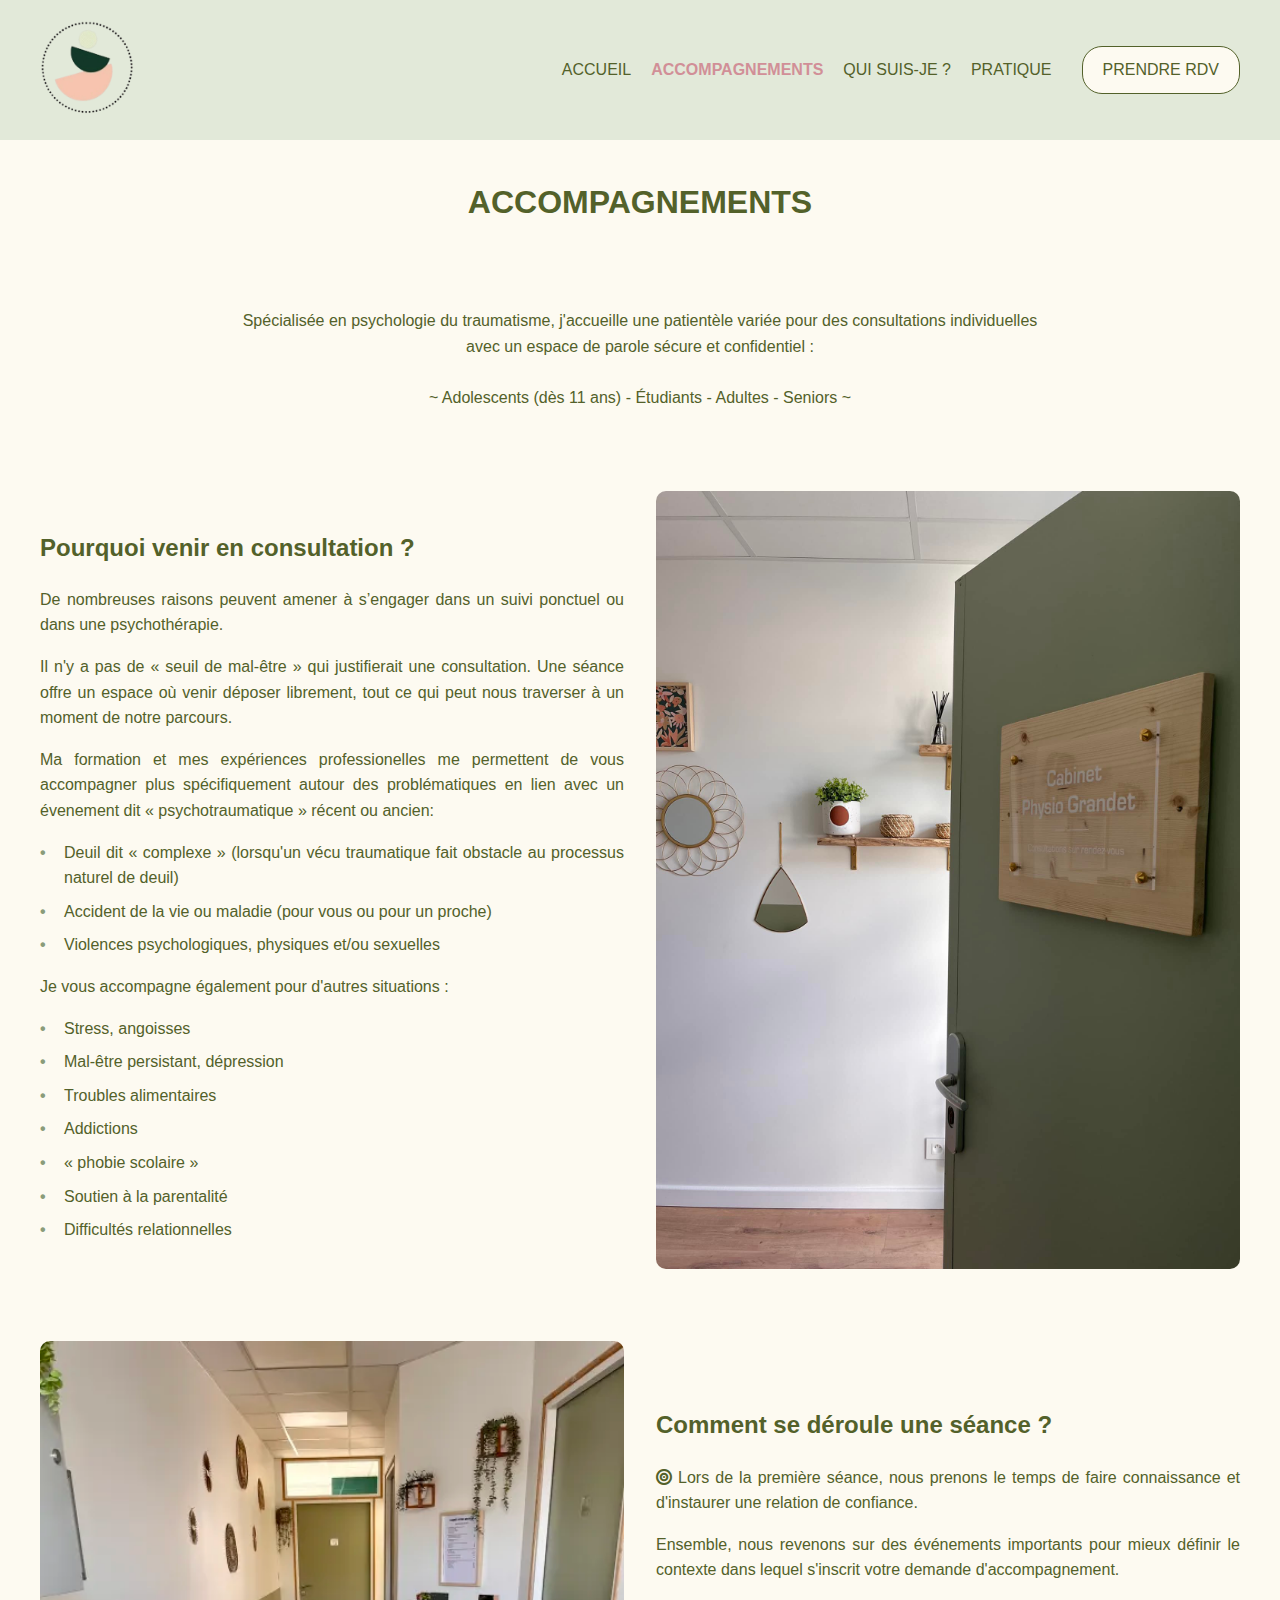
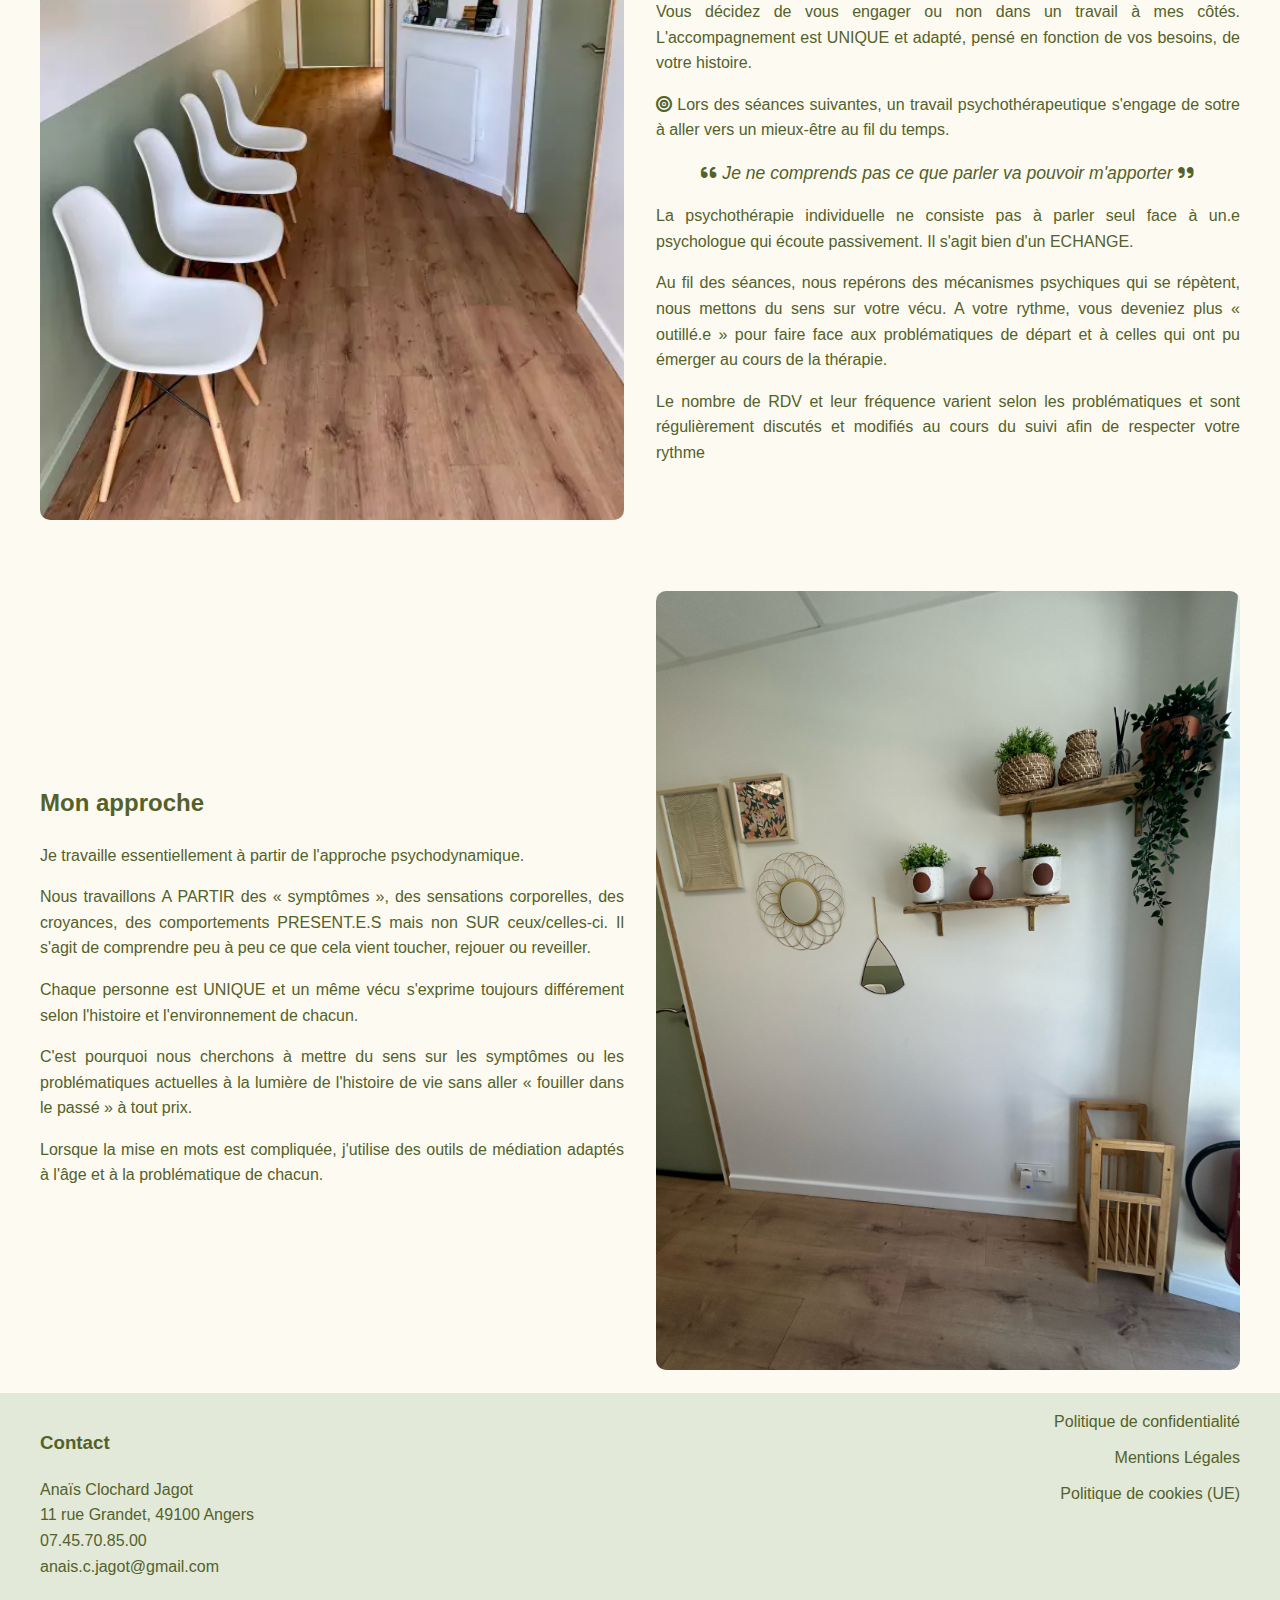
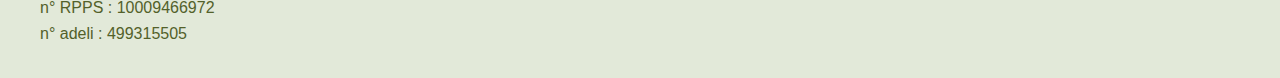
<file: accompagnements.html>
<!DOCTYPE html>
<html lang="fr">

<head>
    <meta charset="UTF-8">
    <meta name="viewport" content="width=device-width, initial-scale=1.0">
    <title>Accompagnements | Anaïs Clochard Jagot</title>
    <link rel="stylesheet" href="css/style.css">
    <link rel="stylesheet" href="https://cdnjs.cloudflare.com/ajax/libs/font-awesome/6.0.0-beta3/css/all.min.css">
</head>

<body>

    <header class="site-header">
        <div class="header-container">
            <div class="logo">
                <img src="images/logo.png" alt="Logo Anaïs Clochard Jagot">
            </div>
            <div class="header-right">
                <nav class="main-nav">
                    <button class="hamburger" aria-label="Ouvrir le menu de navigation">
                        <i class="fas fa-bars"></i>
                    </button>
                    <div class="nav-links">
                        <ul>
                            <li><a href="index.html">Accueil</a></li>
                            <li><a href="accompagnements.html" class="active-link">Accompagnements</a></li>
                            <li><a href="qui-suis-je.html">Qui suis-je ?</a></li>
                            <li><a href="pratique.html">Pratique</a></li>
                            <li class="btn-rdv-mobile"><a
                                    href="https://www.doctolib.fr/psychologue/angers/anais-clochard-jagot">Prendre
                                    RDV</a></li>
                        </ul>
                    </div>
                </nav>
                <a href="https://www.doctolib.fr/psychologue/angers/anais-clochard-jagot" class="btn-rdv">Prendre
                    RDV</a>
            </div>
        </div>
    </header>

    <main>
        <section class="accompagnements-section">
            <div class="section-container">
                <h1 class="page-title">Accompagnements</h1>
                <div style="text-align: center; max-width: 800px; margin: 0 auto;">
                    <p><b>Spécialisée en psychologie du traumatisme</b>, j'accueille une patientèle variée pour des
                        consultations individuelles avec un espace de parole sécure et confidentiel :<br /><br />
                        <b>~ Adolescents (dès 11 ans) - Étudiants - Adultes - Seniors ~</b>
                    </p>
                </div>

                <div class="content-image-layout">
                    <div class="text-block">
                        <h2>Pourquoi venir en consultation ?</h2>
                        <p>De nombreuses raisons peuvent amener à s’engager dans un suivi ponctuel ou dans une
                            psychothérapie.</p>
                        <p>Il n'y a <b>pas de « seuil de mal-être »</b> qui justifierait une consultation. Une séance
                            offre un <b>espace où venir déposer librement</b>, tout ce qui peut nous traverser à un
                            moment de notre parcours.</p>
                        <p>Ma formation et mes expériences professionelles me permettent de vous accompagner <b>plus
                                spécifiquement</b> autour des <b>problématiques en lien avec un évenement
                                dit « psychotraumatique »</b> récent ou ancien:</p>
                        <ul>
                            <li>Deuil dit « complexe » (lorsqu'un vécu traumatique fait obstacle au processus naturel de
                                deuil)</li>
                            <li>Accident de la vie ou maladie (pour vous ou pour un proche)</li>
                            <li>Violences psychologiques, physiques et/ou sexuelles</li>
                        </ul>
                        <p>Je vous accompagne <b>également pour d'autres situations </b>:</p>
                        <ul>
                            <li>Stress, angoisses</li>
                            <li>Mal-être persistant, dépression</li>
                            <li>Troubles alimentaires</li>
                            <li>Addictions</li>
                            <li>« phobie scolaire »</li>
                            <li>Soutien à la parentalité</li>
                            <li>Difficultés relationnelles</li>
                        </ul>
                    </div>
                    <div class="image-block">
                        <img src="images/entree-cabinet.jpg" alt="Photo d'une consultation">
                    </div>
                </div>

                <div class="content-image-layout">
                    <div class="image-block img-mobile">
                        <img src="images/salle-attente.jpg" alt="Photo d'une séance de psychothérapie">
                    </div>
                    <div class="text-block">
                        <h2>Comment se déroule une séance ?</h2>
                        <p><i class="fas fa-bullseye"></i> Lors de la <strong>première séance</strong>, nous prenons le
                            temps de faire connaissance et
                            d'instaurer une <strong>relation de confiance</strong>.</p>
                        <p>Ensemble, nous revenons sur des événements importants pour mieux définir le contexte dans
                            lequel s'inscrit votre demande d'accompagnement.</p>
                        <p>Vous décidez de vous engager ou non dans un travail à mes côtés. <b>L'accompagnement est
                                UNIQUE et adapté</b>, pensé en fonction de vos besoins, de votre histoire.</p>
                        <p><i class="fas fa-bullseye"></i> Lors des <strong>séances suivantes</strong>, un travail
                            psychothérapeutique s'engage de
                            sotre à aller vers un mieux-être au fil du temps.
                        </p>
                        <p class="quote" style="text-align:center; margin: 0 auto; font-size: 1.1em;">
                            <i class="fas fa-quote-left"></i> <b><i>Je ne comprends pas ce que parler va pouvoir
                                    m'apporter</i></b> <i class="fas fa-quote-right"></i>
                        </p>
                        <p>La psychothérapie individuelle ne consiste pas à parler seul face à un.e psychologue qui
                            écoute passivement. Il s'agit bien d'un <b>ECHANGE</b>.
                        </p>
                        <p>Au fil des séances, nous <b>repérons des mécanismes psychiques</b> qui se répètent, nous
                            <b>mettons du sens sur votre vécu</b>. A votre rythme, vous deveniez plus « outillé.e » pour
                            faire face aux problématiques de départ et à celles qui ont pu émerger au cours de la
                            thérapie.
                        </p>
                        <p>Le nombre de RDV et leur fréquence varient selon les problématiques et sont régulièrement
                            discutés et modifiés au cours du suivi afin de <b>respecter votre rythme</b>
                        </p>
                    </div>
                </div>

                <div class="content-image-layout">
                    <div class="text-block">
                        <h2>Mon approche</h2>
                        <p>Je travaille essentiellement à partir de <strong>l'approche psychodynamique</strong>.</p>
                        <p>Nous travaillons <strong>A PARTIR des « symptômes », des sensations corporelles, des
                                croyances,
                                des comportements PRESENT.E.S</strong> mais non SUR ceux/celles-ci. Il s'agit de
                            <b>comprendre
                                peu à peu ce que cela vient toucher, rejouer ou reveiller.</b>
                        </p>
                        <p>Chaque personne est <b>UNIQUE et un même vécu s'exprime toujours différement</b> selon
                            l'histoire et l'environnement de chacun.
                        </p>
                        <p>
                            C'est pourquoi nous cherchons à <b>mettre du sens sur les symptômes ou les problématiques
                                actuelles à la lumière de l'histoire de vie</b> sans aller « fouiller dans le passé » à
                            tout prix.
                        </p>
                        <p>Lorsque la mise en mots est compliquée, j'utilise des <b>outils de médiation</b> adaptés à
                            l'âge et à la problématique de chacun.</p>
                    </div>
                    <div class="image-block">
                        <img src="images/salle-attente 3 .jpg" alt="Photo illustrant l'approche">
                    </div>
                </div>
            </div>
        </section>
    </main>

    <footer class="site-footer">
        <div class="footer-container">
            <div class="contact-info">
                <h3>Contact</h3>
                <p><b>Anaïs Clochard Jagot</b><br>
                    11 rue Grandet, 49100 Angers<br>
                    07.45.70.85.00<br>
                    anais.c.jagot@gmail.com</p>
                <p>n° RPPS : 10009466972<br>
                    n° adeli : 499315505</p>
            </div>
            <div class="legal-links">
                <a href="#">Politique de confidentialité</a>
                <a href="#">Mentions Légales</a>
                <a href="#">Politique de cookies (UE)</a>
            </div>
        </div>
    </footer>

    <script src="js/script.js"></script>
</body>

</html>
</file>
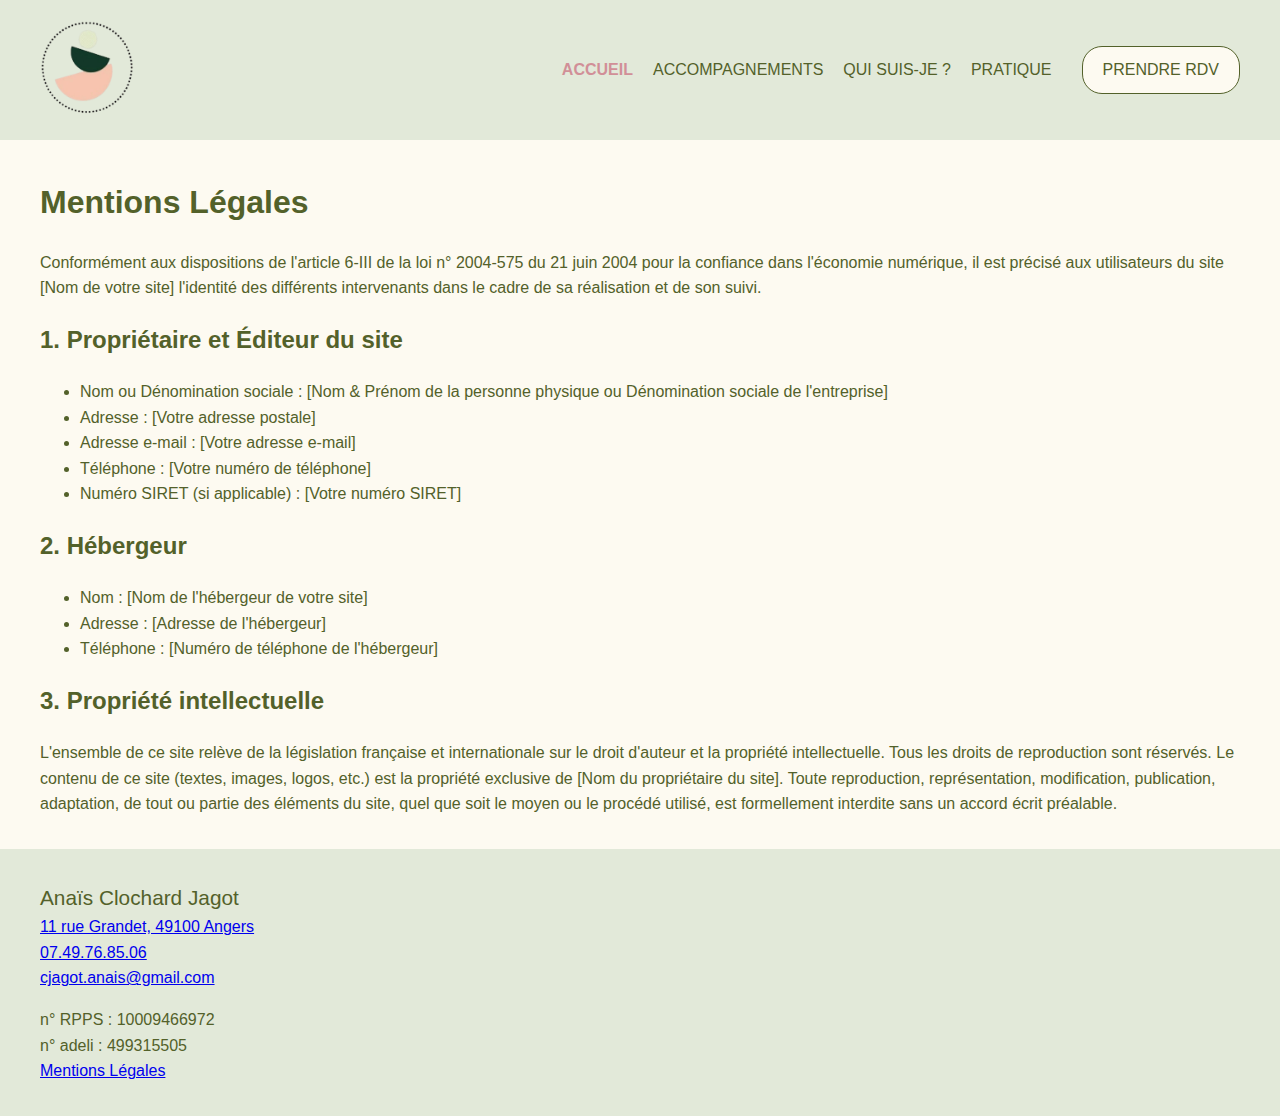
<file: mentions-legales.html>
<!DOCTYPE html>
<html lang="fr">

<head>
    <meta charset="UTF-8">
    <meta name="viewport" content="width=device-width, initial-scale=1.0">
    <title>Accueil | Anaïs Clochard Jagot</title>
    <link rel="stylesheet" href="css/style.css">
    <link rel="stylesheet" href="https://cdnjs.cloudflare.com/ajax/libs/font-awesome/6.0.0-beta3/css/all.min.css">
    <link rel="icon" type="image/x-icon" href="images/favicon.ico">
</head>

<body>
    <header class="site-header">
        <div class="header-container">
            <div class="logo">
                <img src="images/logo.png" alt="Logo Anaïs Clochard Jagot">
            </div>
            <div class="mobile-only" style="text-transform:capitalize;font-size:larger;"><a>Anaïs
                    Clochard Jagot</a>
            </div>
            <div class="header-right">
                <nav class="main-nav">
                    <button class="hamburger" aria-label="Ouvrir le menu de navigation">
                        <i class="fa fa-bars fa-lg"></i>
                    </button>
                    <div class="nav-links">
                        <ul>
                            <li><a href="index.html" class="active-link">Accueil</a></li>
                            <li><a href="accompagnements.html">Accompagnements</a></li>
                            <li><a href="qui-suis-je.html">Qui suis-je ?</a></li>
                            <li><a href="pratique.html">Pratique</a></li>
                            <li class="btn-rdv-mobile"><a
                                    href="https://www.doctolib.fr/psychologue/angers/anais-clochard-jagot">Prendre
                                    RDV</a></li>
                        </ul>
                    </div>
                </nav>
                <a href="https://www.doctolib.fr/psychologue/angers/anais-clochard-jagot" class="btn-rdv">Prendre
                    RDV</a>
            </div>
        </div>
    </header>

    <main>
        <section class="section-container">
            <div>
                <h1>Mentions Légales</h1>
                <p>Conformément aux dispositions de l'article 6-III de la loi n° 2004-575 du 21 juin 2004 pour la
                    confiance dans l'économie numérique, il est précisé aux utilisateurs du site [Nom de votre site]
                    l'identité des différents intervenants dans le cadre de sa réalisation et de son suivi.</p>
                <h2>1. Propriétaire et Éditeur du site</h2>
                <ul>
                    <li><strong>Nom ou Dénomination sociale :</strong> [Nom & Prénom de la personne physique ou
                        Dénomination sociale de l'entreprise]</li>
                    <li><strong>Adresse :</strong> [Votre adresse postale]</li>
                    <li><strong>Adresse e-mail :</strong> [Votre adresse e-mail]</li>
                    <li><strong>Téléphone :</strong> [Votre numéro de téléphone]</li>
                    <li><strong>Numéro SIRET (si applicable) :</strong> [Votre numéro SIRET]</li>
                </ul>

                <h2>2. Hébergeur</h2>
                <ul>
                    <li><strong>Nom :</strong> [Nom de l'hébergeur de votre site]</li>
                    <li><strong>Adresse :</strong> [Adresse de l'hébergeur]</li>
                    <li><strong>Téléphone :</strong> [Numéro de téléphone de l'hébergeur]</li>
                </ul>

                <h2>3. Propriété intellectuelle</h2>
                <p>L'ensemble de ce site relève de la législation française et internationale sur le droit d'auteur et
                    la propriété intellectuelle. Tous les droits de reproduction sont réservés. Le contenu de ce site
                    (textes, images, logos, etc.) est la propriété exclusive de [Nom du propriétaire du site]. Toute
                    reproduction, représentation, modification, publication, adaptation, de tout ou partie des éléments
                    du site, quel que soit le moyen ou le procédé utilisé, est formellement interdite sans un accord
                    écrit préalable.</p>
            </div>
        </section>
    </main>

    <footer class="site-footer">
        <div class="footer-container">
            <div class="contact-info">
                <p><b><a style="font-size: 1.3em;">Anaïs Clochard Jagot</a></b><br>
                    <a href="https://maps.app.goo.gl/Dg8CWfjR2iEefG8w7" target="_blank" class="contact">11 rue Grandet,
                        49100
                        Angers</a><br />
                    <a href="tel:0112233445" class="contact">07.49.76.85.06</a><br />
                    <a href="mailto:cjagot.anais@gmail.com" class="contact">cjagot.anais@gmail.com</a>
                </p>
                <p>n° RPPS : 10009466972<br />
                    n° adeli : 499315505<br />
                    <a href="#" class="contact">Mentions Légales</a>
                </p>
            </div>
        </div>
    </footer>

    <script src="js/script.js"></script>
</body>

</html>
</file>
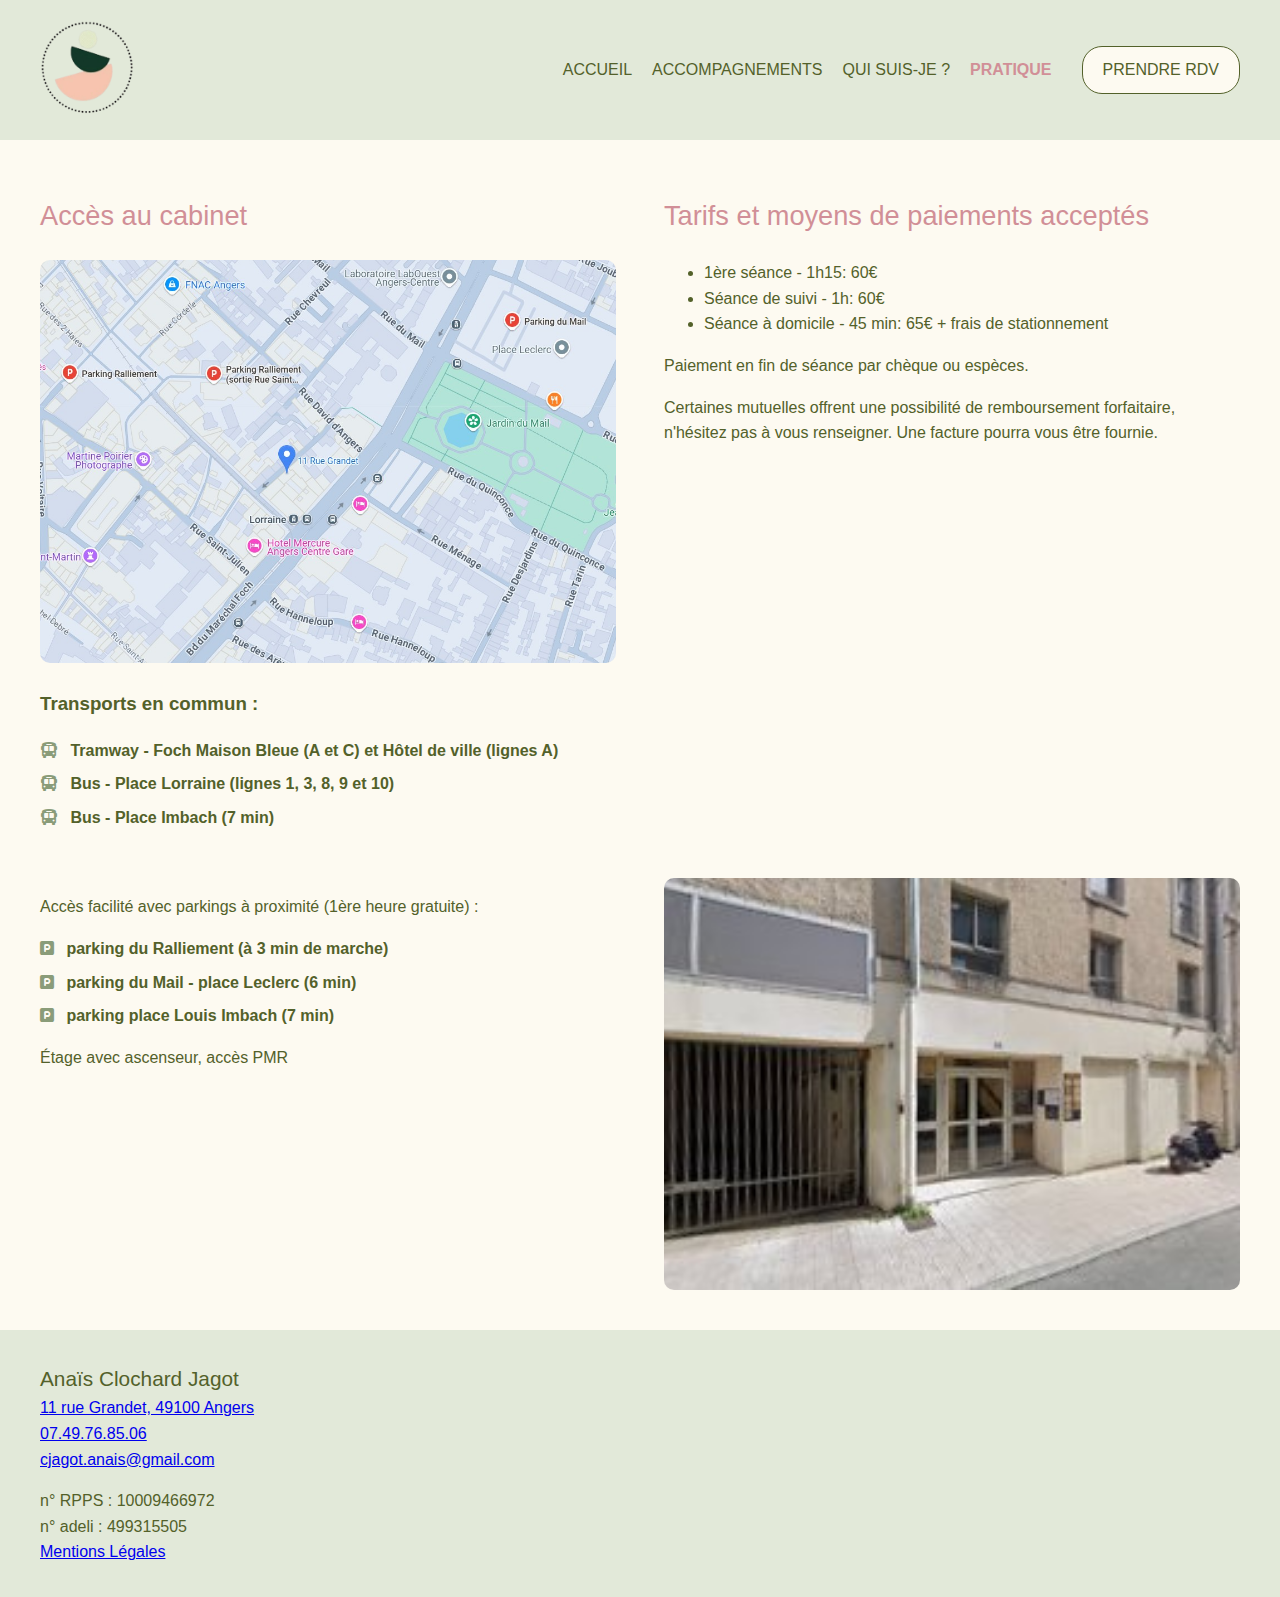
<file: pratique.html>
<!DOCTYPE html>
<html lang="fr">

<head>
    <meta charset="UTF-8">
    <meta name="viewport" content="width=device-width, initial-scale=1.0">
    <title>Pratique | Anaïs Clochard Jagot</title>
    <link rel="stylesheet" href="css/style.css">
    <link rel="stylesheet" href="https://cdnjs.cloudflare.com/ajax/libs/font-awesome/6.0.0-beta3/css/all.min.css">
    <link rel="icon" type="image/x-icon" href="images/favicon.ico">
</head>

<body>

    <header class="site-header">
        <div class="header-container">
            <div class="logo">
                <img src="images/logo.png" alt="Logo Anaïs Clochard Jagot">
            </div>
            <div class="mobile-only" style="text-transform:capitalize;font-size:larger;"><a>Anaïs Clochard Jagot</a>
            </div>
            <div class="header-right">
                <nav class="main-nav">
                    <button class="hamburger" aria-label="Ouvrir le menu de navigation">
                        <i class="fa fa-bars fa-lg"></i>
                    </button>
                    <div class="nav-links">
                        <ul>
                            <li><a href="index.html">Accueil</a></li>
                            <li><a href="accompagnements.html">Accompagnements</a></li>
                            <li><a href="qui-suis-je.html">Qui suis-je ?</a></li>
                            <li><a href="pratique.html" class="active-link">Pratique</a></li>
                            <li class="btn-rdv-mobile"><a
                                    href="https://www.doctolib.fr/psychologue/angers/anais-clochard-jagot">Prendre
                                    RDV</a></li>
                        </ul>
                    </div>
                </nav>
                <a href="https://www.doctolib.fr/psychologue/angers/anais-clochard-jagot" class="btn-rdv">Prendre
                    RDV</a>
            </div>
        </div>
    </header>

    <main>
        <section class="pratique-container">
            <div class="section-container">
                <h1 class="page-title mobile-only">Pratique</h1>
                <div class="map-and-prices">
                    <div class="map-section">
                        <h2 class="page-subtitle">Accès au cabinet</h2>
                        <img src="images/map-parkings.jpg" alt="Carte de localisation du cabinet">
                        <h3>Transports en commun :</h3>
                        <ul>
                            <li><i class="fas fa-bus"></i> Tramway - Foch Maison Bleue (A et C) et Hôtel de ville
                                (lignes A)</li>
                            <li><i class="fas fa-bus"></i> Bus - Place Lorraine (lignes 1, 3, 8, 9 et 10)</li>
                            <li><i class="fas fa-bus"></i> Bus - Place Imbach (7 min)</li>
                        </ul>
                    </div>
                    <div class="prices-section">
                        <h2 class="page-subtitle">Tarifs et moyens de paiements acceptés</h2>
                        <ul>
                            <li>1ère séance - 1h15: 60€</li>
                            <li>Séance de suivi - 1h: 60€</li>
                            <li>Séance à domicile - 45 min: 65€ + frais de stationnement</li>
                        </ul>
                        <p>Paiement en fin de séance par chèque ou espèces.</p>
                        <p>Certaines mutuelles offrent une possibilité de remboursement forfaitaire, n'hésitez pas à
                            vous renseigner. Une facture pourra vous être fournie.</p>
                    </div>
                </div>

                <div class="access-and-photo">
                    <div class="access-details">
                        <p>Accès facilité avec parkings à proximité (1ère heure gratuite) :</p>
                        <ul>
                            <li><i class="fas fa-parking"></i> parking du Ralliement (à 3 min de marche)</li>
                            <li><i class="fas fa-parking"></i> parking du Mail - place Leclerc (6 min)</li>
                            <li><i class="fas fa-parking"></i> parking place Louis Imbach (7 min)</li>
                        </ul>
                        <p>Étage avec ascenseur, accès PMR</p>
                    </div>
                    <div class="building-photo">
                        <img src="images/rue-grandet.jpg" alt="Photo du bâtiment du cabinet">
                    </div>
                </div>
            </div>
        </section>
    </main>

    <footer class="site-footer">
        <div class="footer-container">
            <div class="contact-info">
                <p><b><a style="font-size: 1.3em;">Anaïs Clochard Jagot</a></b><br>
                    <a href="https://maps.app.goo.gl/Dg8CWfjR2iEefG8w7" target="_blank" class="contact">11 rue Grandet,
                        49100
                        Angers</a><br />
                    <a href="tel:0112233445" class="contact">07.49.76.85.06</a><br />
                    <a href="mailto:cjagot.anais@gmail.com" class="contact">cjagot.anais@gmail.com</a>
                </p>
                <p>n° RPPS : 10009466972<br />
                    n° adeli : 499315505<br />
                    <a href="mentions-legales.html" target="_blank" class="contact">Mentions Légales</a>
                </p>
            </div>
        </div>
    </footer>

    <script src="js/script.js"></script>
</body>

</html>
</file>
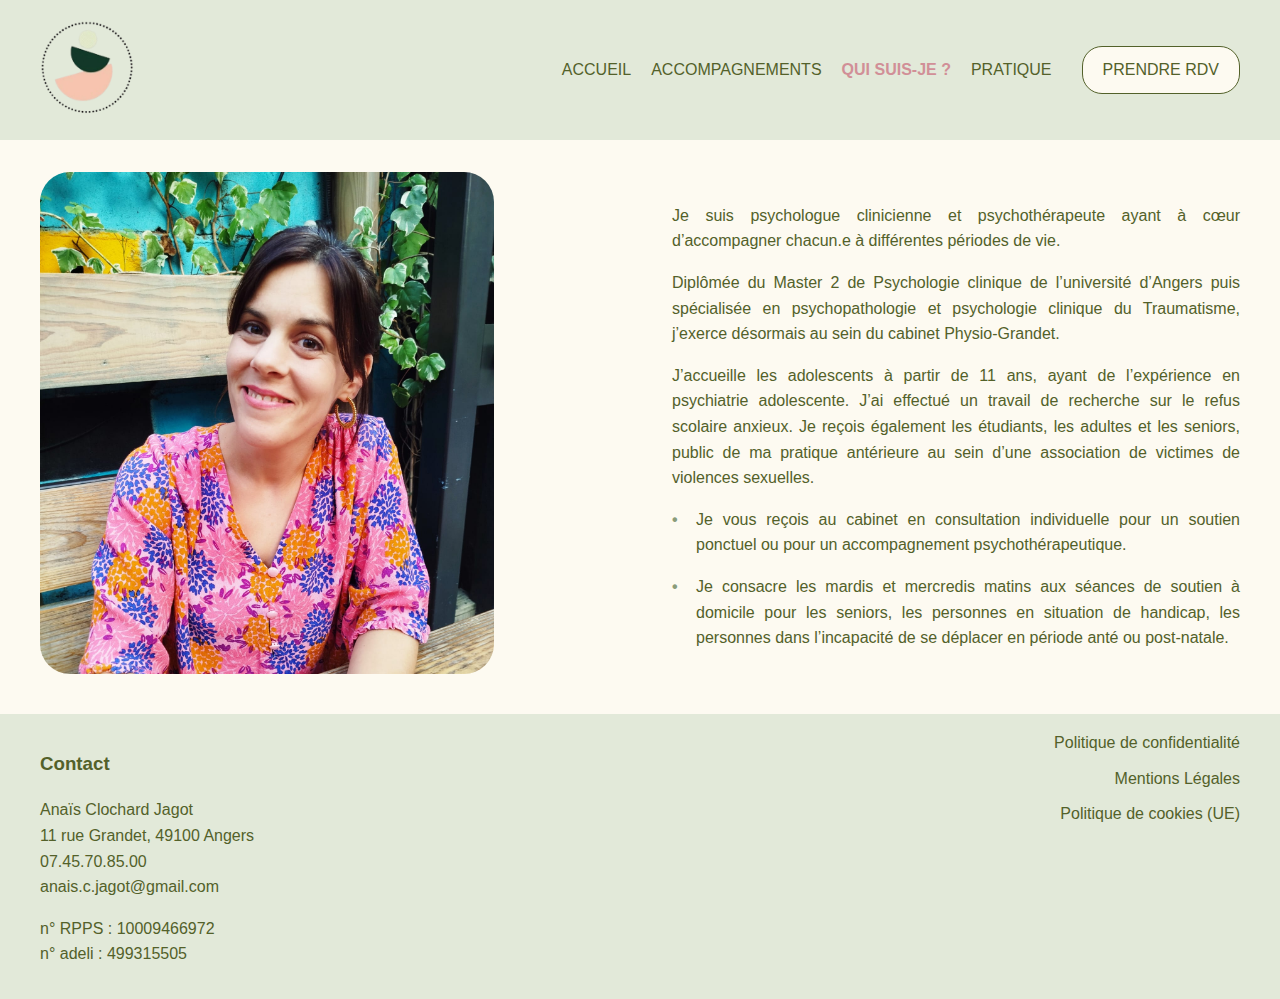
<file: qui-suis-je.html>
<!DOCTYPE html>
<html lang="fr">

<head>
    <meta charset="UTF-8">
    <meta name="viewport" content="width=device-width, initial-scale=1.0">
    <title>Qui suis-je ? | Anaïs Clochard Jagot</title>
    <link rel="stylesheet" href="css/style.css">
    <link rel="stylesheet" href="https://cdnjs.cloudflare.com/ajax/libs/font-awesome/6.0.0-beta3/css/all.min.css">
</head>

<body>

    <header class="site-header">
        <div class="header-container">
            <div class="logo">
                <img src="images/logo.png" alt="Logo Anaïs Clochard Jagot">
            </div>
            <div class="header-right">
                <nav class="main-nav">
                    <button class="hamburger" aria-label="Ouvrir le menu de navigation">
                        <i class="fas fa-bars"></i>
                    </button>
                    <div class="nav-links">
                        <ul>
                            <li><a href="index.html">Accueil</a></li>
                            <li><a href="accompagnements.html">Accompagnements</a></li>
                            <li><a href="qui-suis-je.html" class="active-link">Qui suis-je ?</a></li>
                            <li><a href="pratique.html">Pratique</a></li>
                            <li class="btn-rdv-mobile"><a
                                    href="https://www.doctolib.fr/psychologue/angers/anais-clochard-jagot">Prendre
                                    RDV</a></li>
                        </ul>
                    </div>
                </nav>
                <a href="https://www.doctolib.fr/psychologue/angers/anais-clochard-jagot" class="btn-rdv">Prendre
                    RDV</a>
            </div>
        </div>
    </header>

    <main>
        <section class="about-section">
            <div class="section-container">
                <div class="about-image">
                    <img src="images/portrait.jpg" alt="Anaïs Clochard Jagot">
                </div>
                <div class="about-text">
                    <p>Je suis psychologue clinicienne et psychothérapeute ayant à cœur d’accompagner chacun.e à
                        différentes périodes de vie.</p>
                    <p>Diplômée du <strong>Master 2 de Psychologie clinique</strong> de l’université d’Angers puis
                        <strong>spécialisée en psychopathologie et psychologie clinique du Traumatisme</strong>,
                        j’exerce désormais au sein du cabinet Physio-Grandet.
                    </p>
                    <p>J’accueille les adolescents à partir de 11 ans, ayant de l’expérience en <strong>psychiatrie
                            adolescente</strong>. J’ai effectué un travail de recherche sur le refus scolaire anxieux.
                        Je reçois également les étudiants, les adultes et les seniors, public de ma <strong>pratique
                            antérieure au sein d’une association de victimes de violences sexuelles.</strong></p>
                    <ul>
                        <li>Je vous reçois au cabinet en consultation individuelle pour un <strong>soutien
                                ponctuel</strong> ou pour un accompagnement psychothérapeutique.</li>
                        <li>Je consacre les mardis et mercredis matins aux <strong>séances de soutien à
                                domicile</strong> pour les seniors, les personnes en situation de handicap, les
                            personnes dans l’incapacité de se déplacer en période anté ou post-natale.</li>
                    </ul>
                </div>
            </div>
        </section>
    </main>

    <footer class="site-footer">
        <div class="footer-container">
            <div class="contact-info">
                <h3>Contact</h3>
                <p><b>Anaïs Clochard Jagot</b><br>
                    11 rue Grandet, 49100 Angers<br>
                    07.45.70.85.00<br>
                    anais.c.jagot@gmail.com</p>
                <p>n° RPPS : 10009466972<br>
                    n° adeli : 499315505</p>
            </div>
            <div class="legal-links">
                <a href="#">Politique de confidentialité</a>
                <a href="#">Mentions Légales</a>
                <a href="#">Politique de cookies (UE)</a>
            </div>
        </div>
    </footer>

    <script src="js/script.js"></script>
</body>

</html>
</file>
<file: css/style.css>
/* Variables pour les couleurs */
:root {
    --main-bg-color: #fdfaf1;
    --text-color: #53612a;
    --header-bg: #e2e9d9;
    --footer-bg: #e2e9d9;
    --accent-color: #8a9c79;
    --accent-hover: #6a7c59;
    --active-link-color: #d18f97;

    /* Nouvelles variables pour le bouton */
    --btn-bg-color: #fdfaf1;
    --btn-text-color: #53612a;
    --btn-border-color: #53612a;
}

/* Styles de base */
body {
    font-family: 'Source Sans Pro', sans-serif;
    line-height: 1.6;
    margin: 0;
    padding: 0;
    background-color: var(--main-bg-color);
    color: var(--text-color);
    font-weight: lighter;
}

.mobile-only {
    display: none;
}

.section-container,
.header-container,
.footer-container {
    max-width: 1200px;
    margin: auto auto;
    padding: 1em;
}

.header-right {
    display: flex;
    align-items: center;
    gap: 30px;
}

/* --- En-tête (Header) --- */
.site-header {
    background-color: var(--header-bg);
    padding: 0em 0;
    text-transform: uppercase;
}

.header-container {
    display: flex;
    justify-content: space-between;
    align-items: center;
}

.logo img {
    height: 100px;
}

/* Styles du menu et du bouton de prise de RDV sur PC */
.main-nav {
    display: flex;
    align-items: center;
    gap: 20px;
}

.main-nav .hamburger {
    display: none;
    font-size: 1.5em;
}

.main-nav .nav-links {
    display: flex;
}

.main-nav .nav-links ul {
    list-style: none;
    display: flex;
    gap: 20px;
    padding: 0;
    margin: 0;
}

/* Cache le bouton "Prendre RDV" dans le menu mobile sur PC */
.main-nav .nav-links ul .btn-rdv-mobile {
    display: none;
}

.main-nav a,
.legal-links a {
    text-decoration: none;
    color: var(--text-color);
    font-weight: normal;
}

/* Style du bouton "Prendre RDV" sur PC */
.btn-rdv {
    background-color: var(--btn-bg-color);
    color: var(--btn-text-color);
    padding: 10px 20px;
    border-radius: 20px;
    text-decoration: none;
    border: 1px solid var(--btn-border-color);
    font-weight: normal;
    text-transform: uppercase;
}

.buttons-container {
    display: flex;
    justify-content: left;
    gap: 20px;
    margin-top: 40px;
    /* Augmente la marge supérieure pour les descendre */
}

.main-nav .active-link {
    color: var(--active-link-color);
    font-weight: bold;
    text-decoration: none;
    border-bottom: none;
}

/* --- Sections (déjà en place) --- */
.hero-section {
    background-image: url('https://via.placeholder.com/1920x800?text=Image+de+fond');
    background-size: cover;
    background-position: center;
    color: white;
    padding: 10em 2em;
    text-align: center;
}

.hero-content {
    background-color: rgba(0, 0, 0, 0.4);
    display: inline-block;
    padding: 1em 2em;
    border-radius: 10px;
}

.psychotherapy-section {
    padding: 0em 0;
}

.psychotherapy-section .section-container {
    display: flex;
    gap: 3em;
    align-items: center;
}

.psychotherapy-section .text-content {
    flex: 1;
    text-align: left;
}

.psychotherapy-section .image-content {
    flex: 1;
}

.psychotherapy-section .image-content img {
    width: 100%;
    height: auto;
}

.fa-solid.fa-leaf {
    display: block;
    margin: 15px auto;
    font-size: 1.3em;
}

.icon-text {
    display: flex;
    align-items: center;
    gap: 1em;
    margin-bottom: 1em;
}

.icon-text i {
    font-size: 2em;
    color: var(--accent-color);
}

.about-section {
    padding: 1em 1em;
}

.about-section .section-container {
    display: flex;
    gap: 4em;
    align-items: center;
    flex-direction: row;
}

.about-image {
    flex: 1;
}

.about-image img {
    width: 80%;
    height: auto;
    border-radius: 30px;
}

.about-text {
    flex: 1;
    text-align: justify;
}

.about-text ul {
    list-style: none;
    padding-left: 0;
}

.about-text ul li {
    position: relative;
    padding-left: 1.5em;
    margin-bottom: 1em;
}

.about-text ul li::before {
    content: "•";
    color: var(--accent-color);
    font-weight: bold;
    display: inline-block;
    width: 1em;
    position: absolute;
    left: 0;
}

.pratique-container {
    padding: 1em 0;
}

.pratique-container .section-container {
    display: flex;
    flex-direction: column;
    gap: 2em;
}

.map-and-prices,
.access-and-photo {
    display: flex;
    gap: 3em;
    align-items: flex-start;
}

.map-section,
.prices-section,
.access-details,
.building-photo {
    flex: 1;
}

.map-section img,
.building-photo img {
    width: 100%;
    height: auto;
    border-radius: 10px;
}

.map-section h2,
.prices-section h2 {
    color: var(--active-link-color);
}

.map-section ul,
.access-details ul {
    list-style: none;
    padding-left: 0;
}

.map-section ul li,
.access-details ul li {
    margin-bottom: 0.5em;
    font-weight: bold;
}

.map-section ul li i,
.access-details ul li i {
    color: var(--accent-color);
    margin-right: 0.5em;
}

.accompagnements-section {
    padding: auto 0;
}

.accompagnements-section .section-container {
    display: flex;
    flex-direction: column;
    gap: 4em;
}

.accompagnements-section .section-container .paragraph {
    text-align: center;
    max-width: 800px;
    margin: 30px auto;
    font-size: 1.3em;
    font-weight: lighter;
}

.page-title {
    font-size: 2em;
    color: var(--text-color);
    margin-bottom: auto;
    text-align: center;
    text-transform: uppercase;
}

.page-subtitle {
    text-align: left;
    font-family: 'Source Sans Pro', sans-serif;
    font-weight: lighter;
    font-size: 1.7em;
}

.content-image-layout {
    display: flex;
    gap: 2em;
    align-items: center;
}

.content-image-layout.reverse {
    flex-direction: row-reverse;
}

.text-block,
.image-block {
    flex: 1;
    text-align: justify;
}

.image-block img {
    width: 100%;
    height: auto;
    border-radius: 10px;
}

.text-block ul {
    list-style: none;
    padding-left: 0;
}

.text-block ul li {
    position: relative;
    padding-left: 1.5em;
    margin-bottom: 0.5em;
}

.text-block ul li::before {
    content: "•";
    color: var(--accent-color);
    font-weight: bold;
    display: inline-block;
    width: 1em;
    position: absolute;
    left: 0;
}

/* --- Pied de page (Footer) --- */
.site-footer {
    background-color: var(--footer-bg);

    text-align: center;
}

.footer-container {
    display: flex;
    justify-content: space-between;
    align-items: flex-start;
}

.contact-info {
    text-align: left;
}

.legal-links {
    display: flex;
    flex-direction: column;
    gap: 10px;
    text-align: right;
}

/* --- Media Queries pour le Responsif --- */
@media screen and (max-width: 992px) {
    .text-block {
        text-align: left;
    }

    .header-container {
        flex-direction: row;
        justify-content: space-between;
        align-items: center;
    }

    .main-nav {
        display: flex;
        align-items: center;
    }

    .main-nav .hamburger {
        display: block;
        color: var(--text-color);
        background: var(--header-bg);
        border: none;
    }

    /* Le bouton "Prendre RDV" sur desktop est caché */
    .btn-rdv {
        display: none;
    }

    .mobile-only {
        display: block;
    }

    .img-mobile {
        display: none;
    }

    /* Le menu complet se cache par défaut */
    .main-nav .nav-links {
        display: none;
        flex-direction: column;
        width: 100%;
        position: absolute;
        top: 70px;
        left: 0;
        background-color: var(--main-bg-color);
        text-align: center;
        padding-top: 20px;
        box-shadow: 0px 8px 16px 0px rgba(0, 0, 0, 0.2);
    }

    /* Quand le menu est ouvert, l'afficher */
    .main-nav .nav-links.open {
        display: flex;
    }

    .main-nav .nav-links ul {
        flex-direction: column;
        gap: 10px;
        padding-bottom: 20px;
    }

    /* Afficher le bouton dans le menu mobile */
    .main-nav .nav-links ul .btn-rdv-mobile {
        display: block;
    }

    /* Rendre le bouton "Prendre RDV" du menu mobile identique au style desktop */
    .main-nav .nav-links ul .btn-rdv-mobile a {
        background-color: var(--btn-bg-color);
        color: var(--btn-text-color);
        border: 1px solid var(--btn-border-color);
        border-radius: 20px;
        padding: 10px 20px;
        text-transform: uppercase;
    }

    /* Autres ajustements pour le responsive */
    .psychotherapy-section .section-container,
    .about-section .section-container,
    .pratique-container .map-and-prices,
    .pratique-container .access-and-photo,
    .content-image-layout {
        flex-direction: column;
        gap: 1em;
    }

    .accompagnements-section .section-container .paragraph {
        margin: auto auto;
        font-size: 1.2em;
        font-weight: lighter;
    }

    .footer-container {
        flex-direction: column;
        align-items: center;
        text-align: center;
        gap: 20px;
    }

    .contact-info,
    .legal-links {
        text-align: center;
    }

    .main-nav .active-link {
        border-bottom: none;
    }

    .accompagnements-section .section-container {
        gap: 2em;
    }

    .page-title {
        font-size: 1.7em;
        margin: auto;
        font-weight: lighter;
    }

    .about-image img {
        width: 100%;
    }

    .logo img {
        height: 60px;
    }
}

@media screen and (max-width: 576px) {
    .hero-section {
        padding: 5em 1em;
    }
}
</file>
